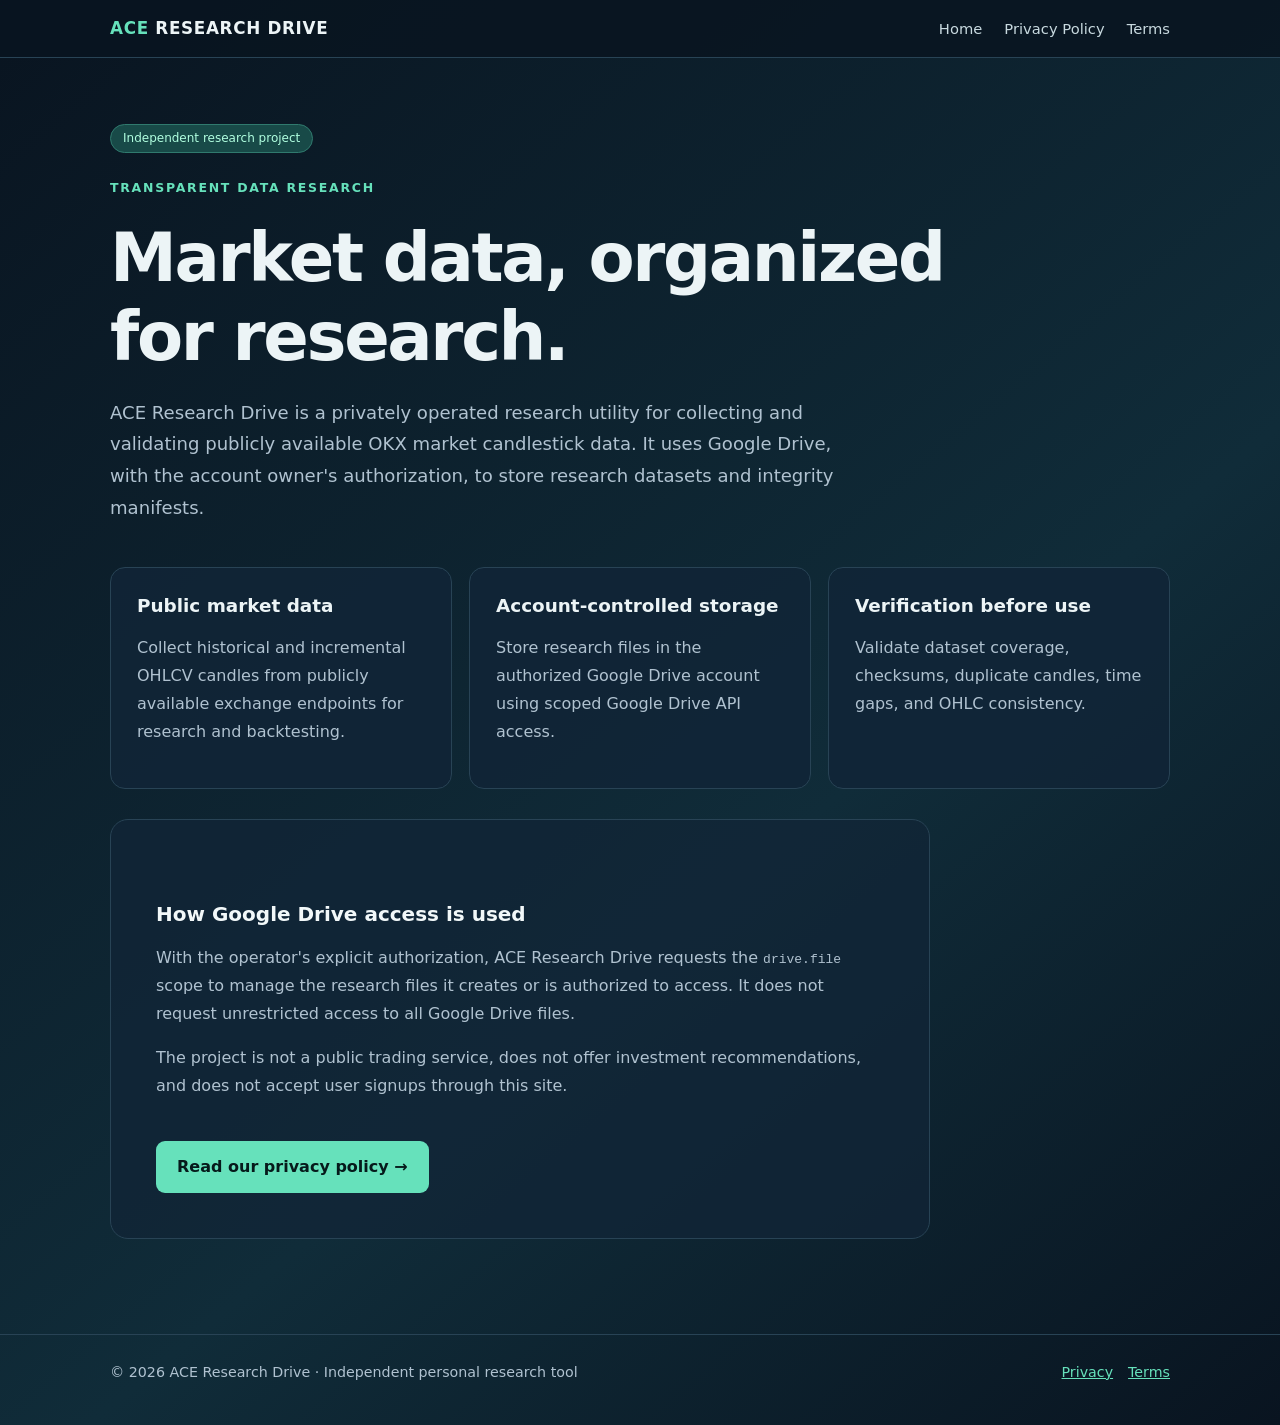
<file: index.html>
<!doctype html><html lang="en"><head><meta charset="utf-8"><meta name="viewport" content="width=device-width, initial-scale=1"><meta name="robots" content="index,follow"><title>ACE Research Drive — Independent Market Data Research</title><meta name="description" content="Information about ACE Research Drive, an independent tool for researching public market data."><link rel="stylesheet" href="style.css"></head><body><header><nav class="wrap"><a class="brand" href="index.html"><span>ACE</span> RESEARCH DRIVE</a><div class="navlinks"><a href="index.html">Home</a><a href="privacy.html">Privacy Policy</a><a href="terms.html">Terms</a></div></nav></header><main class="wrap"><span class="pill">Independent research project</span><div class="eyebrow" style="margin-top:24px">Transparent data research</div><h1>Market data, organized for research.</h1><p class="lead">ACE Research Drive is a privately operated research utility for collecting and validating publicly available OKX market candlestick data. It uses Google Drive, with the account owner's authorization, to store research datasets and integrity manifests.</p><div class="grid"><section class="card"><h2>Public market data</h2><p>Collect historical and incremental OHLCV candles from publicly available exchange endpoints for research and backtesting.</p></section><section class="card"><h2>Account-controlled storage</h2><p>Store research files in the authorized Google Drive account using scoped Google Drive API access.</p></section><section class="card"><h2>Verification before use</h2><p>Validate dataset coverage, checksums, duplicate candles, time gaps, and OHLC consistency.</p></section></div><section class="content"><h2>How Google Drive access is used</h2><p>With the operator's explicit authorization, ACE Research Drive requests the <code>drive.file</code> scope to manage the research files it creates or is authorized to access. It does not request unrestricted access to all Google Drive files.</p><p>The project is not a public trading service, does not offer investment recommendations, and does not accept user signups through this site.</p><a class="btn" href="privacy.html">Read our privacy policy →</a></section></main><footer><div class="wrap"><span>© 2026 ACE Research Drive · Independent personal research tool</span><div><a href="privacy.html">Privacy</a><a href="terms.html">Terms</a></div></div></footer></body></html>
</file>
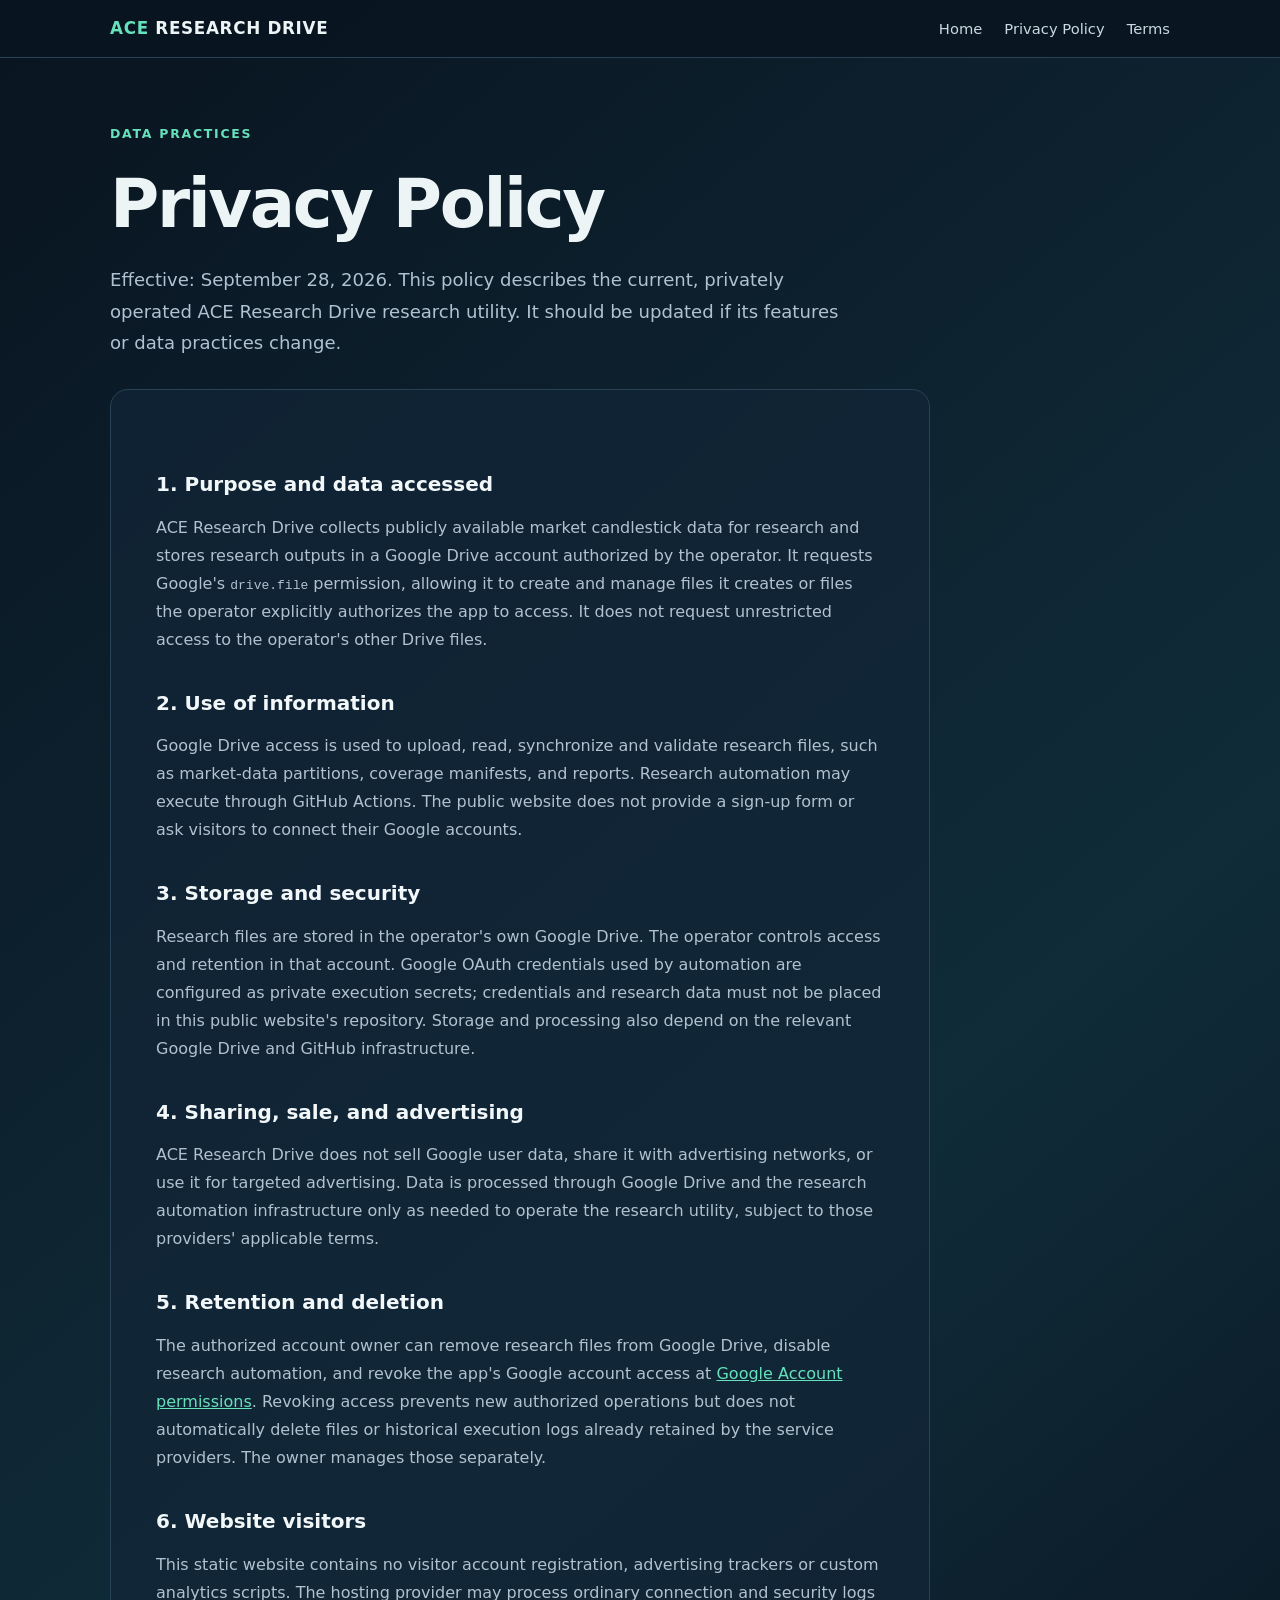
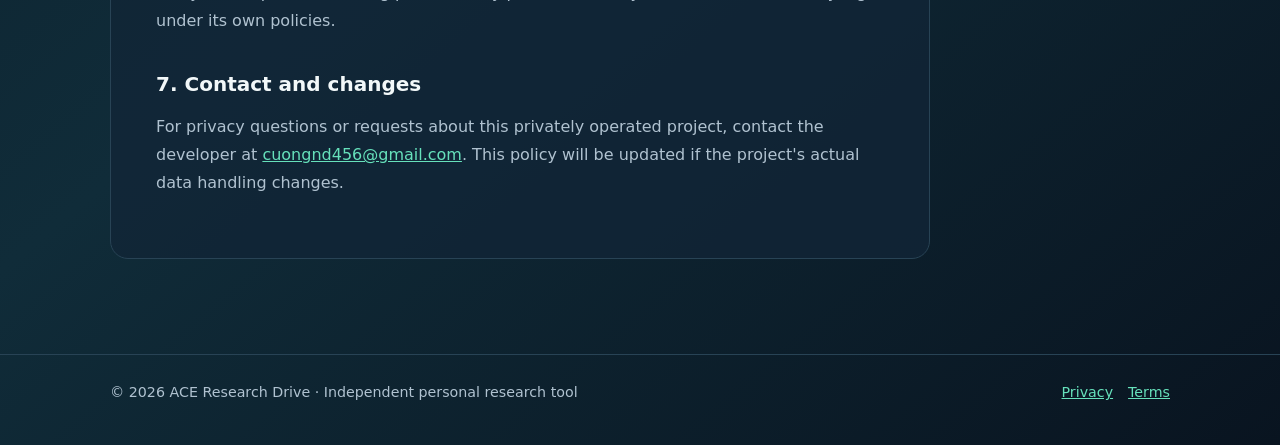
<file: privacy.html>
<!doctype html><html lang="en"><head><meta charset="utf-8"><meta name="viewport" content="width=device-width, initial-scale=1"><meta name="robots" content="index,follow"><title>Privacy Policy — ACE Research Drive</title><meta name="description" content="Privacy policy describing ACE Research Drive use of Google Drive account data."><link rel="stylesheet" href="style.css"></head><body><header><nav class="wrap"><a class="brand" href="index.html"><span>ACE</span> RESEARCH DRIVE</a><div class="navlinks"><a href="index.html">Home</a><a href="privacy.html">Privacy Policy</a><a href="terms.html">Terms</a></div></nav></header><main class="wrap"><div class="eyebrow">Data practices</div><h1>Privacy Policy</h1><p class="lead">Effective: September 28, 2026. This policy describes the current, privately operated ACE Research Drive research utility. It should be updated if its features or data practices change.</p><article class="content"><h2>1. Purpose and data accessed</h2><p>ACE Research Drive collects publicly available market candlestick data for research and stores research outputs in a Google Drive account authorized by the operator. It requests Google's <code>drive.file</code> permission, allowing it to create and manage files it creates or files the operator explicitly authorizes the app to access. It does not request unrestricted access to the operator's other Drive files.</p><h2>2. Use of information</h2><p>Google Drive access is used to upload, read, synchronize and validate research files, such as market-data partitions, coverage manifests, and reports. Research automation may execute through GitHub Actions. The public website does not provide a sign-up form or ask visitors to connect their Google accounts.</p><h2>3. Storage and security</h2><p>Research files are stored in the operator's own Google Drive. The operator controls access and retention in that account. Google OAuth credentials used by automation are configured as private execution secrets; credentials and research data must not be placed in this public website's repository. Storage and processing also depend on the relevant Google Drive and GitHub infrastructure.</p><h2>4. Sharing, sale, and advertising</h2><p>ACE Research Drive does not sell Google user data, share it with advertising networks, or use it for targeted advertising. Data is processed through Google Drive and the research automation infrastructure only as needed to operate the research utility, subject to those providers' applicable terms.</p><h2>5. Retention and deletion</h2><p>The authorized account owner can remove research files from Google Drive, disable research automation, and revoke the app's Google account access at <a href="https://myaccount.google.com/permissions">Google Account permissions</a>. Revoking access prevents new authorized operations but does not automatically delete files or historical execution logs already retained by the service providers. The owner manages those separately.</p><h2>6. Website visitors</h2><p>This static website contains no visitor account registration, advertising trackers or custom analytics scripts. The hosting provider may process ordinary connection and security logs under its own policies.</p><h2>7. Contact and changes</h2><p>For privacy questions or requests about this privately operated project, contact the developer at <a href="mailto:cuongnd456@gmail.com">cuongnd456@gmail.com</a>. This policy will be updated if the project's actual data handling changes.</p></article></main><footer><div class="wrap"><span>© 2026 ACE Research Drive · Independent personal research tool</span><div><a href="privacy.html">Privacy</a><a href="terms.html">Terms</a></div></div></footer></body></html>
</file>
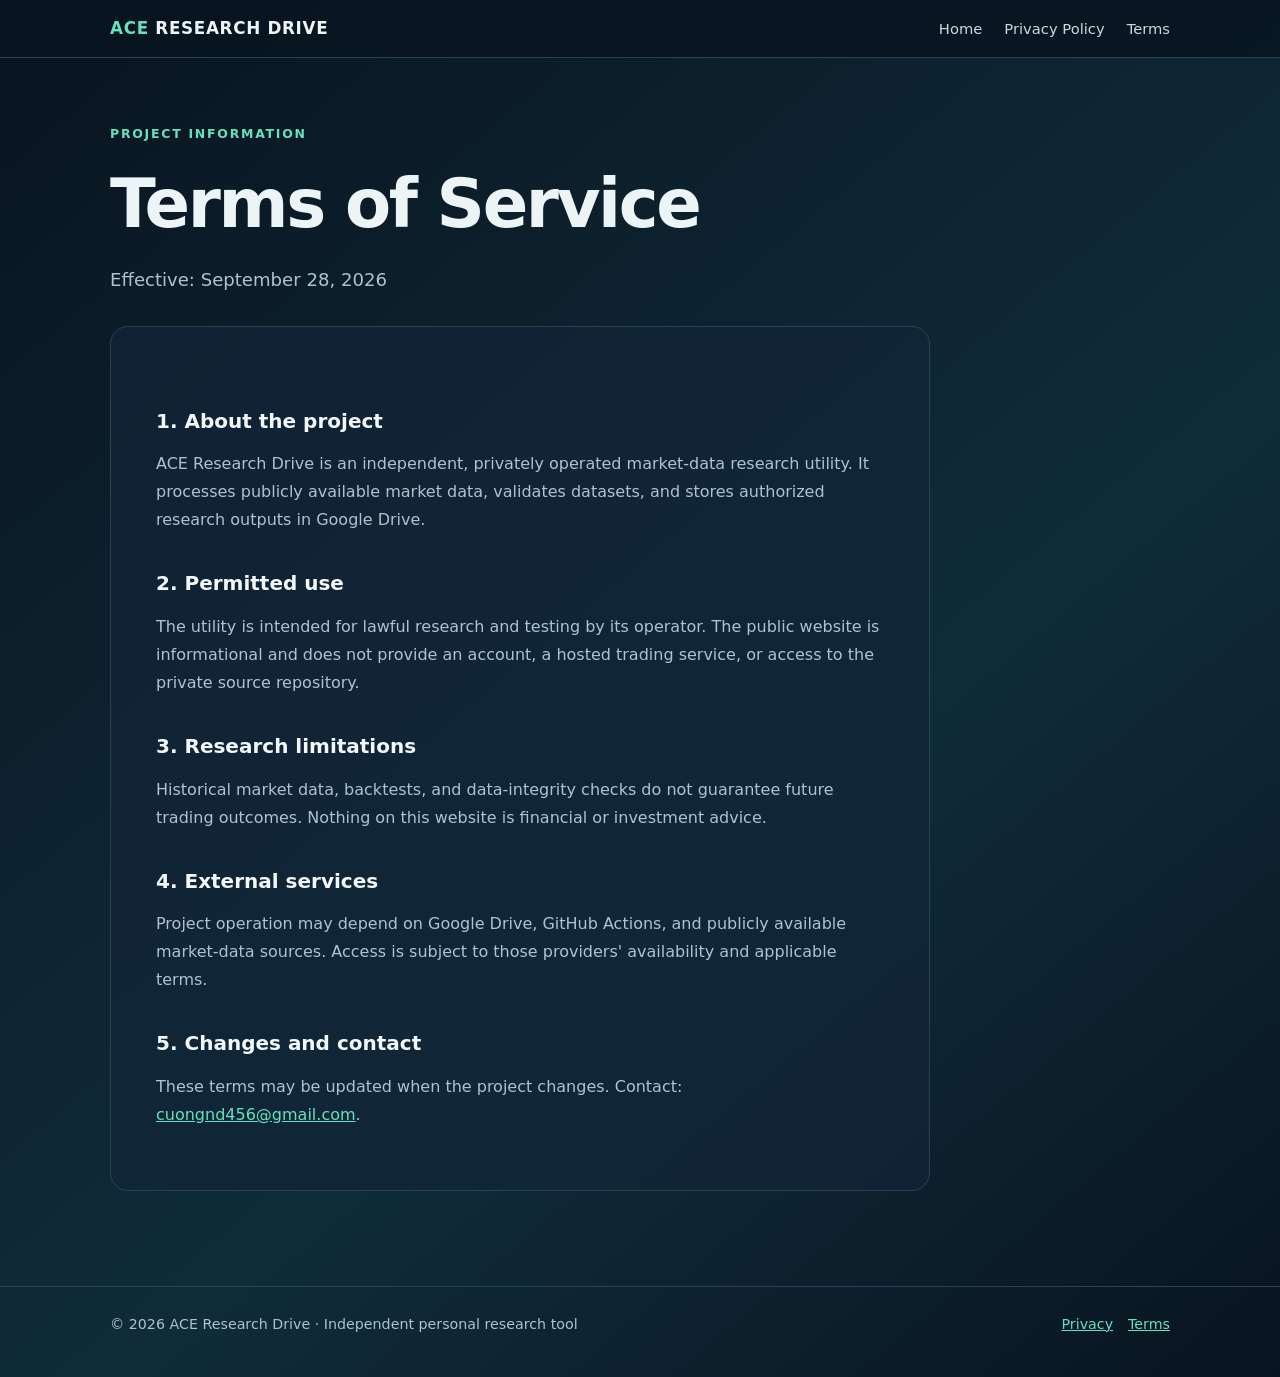
<file: terms.html>
<!doctype html><html lang="en"><head><meta charset="utf-8"><meta name="viewport" content="width=device-width, initial-scale=1"><meta name="robots" content="index,follow"><title>Terms of Service — ACE Research Drive</title><meta name="description" content="Terms for the privately operated ACE Research Drive research utility."><link rel="stylesheet" href="style.css"></head><body><header><nav class="wrap"><a class="brand" href="index.html"><span>ACE</span> RESEARCH DRIVE</a><div class="navlinks"><a href="index.html">Home</a><a href="privacy.html">Privacy Policy</a><a href="terms.html">Terms</a></div></nav></header><main class="wrap"><div class="eyebrow">Project information</div><h1>Terms of Service</h1><p class="lead">Effective: September 28, 2026</p><article class="content"><h2>1. About the project</h2><p>ACE Research Drive is an independent, privately operated market-data research utility. It processes publicly available market data, validates datasets, and stores authorized research outputs in Google Drive.</p><h2>2. Permitted use</h2><p>The utility is intended for lawful research and testing by its operator. The public website is informational and does not provide an account, a hosted trading service, or access to the private source repository.</p><h2>3. Research limitations</h2><p>Historical market data, backtests, and data-integrity checks do not guarantee future trading outcomes. Nothing on this website is financial or investment advice.</p><h2>4. External services</h2><p>Project operation may depend on Google Drive, GitHub Actions, and publicly available market-data sources. Access is subject to those providers' availability and applicable terms.</p><h2>5. Changes and contact</h2><p>These terms may be updated when the project changes. Contact: <a href="mailto:cuongnd456@gmail.com">cuongnd456@gmail.com</a>.</p></article></main><footer><div class="wrap"><span>© 2026 ACE Research Drive · Independent personal research tool</span><div><a href="privacy.html">Privacy</a><a href="terms.html">Terms</a></div></div></footer></body></html>
</file>
<file: style.css>
:root {color-scheme:dark; --bg:#091420; --panel:#122438; --ink:#ecf4f6; --muted:#b0c2d0; --teal:#66e1bb; --line:#284355;}
* {box-sizing:border-box}
body {margin:0;background:linear-gradient(140deg,#091420 0%,#102c39 60%,#091420 100%);font-family:system-ui,-apple-system,Segoe UI,sans-serif;color:var(--ink);line-height:1.75;min-height:100vh}
a {color:var(--teal)}
.wrap {width:min(1060px,90%);margin:auto}
header {border-bottom:1px solid var(--line);background:#091420d9}
nav {display:flex;align-items:center;gap:20px;justify-content:space-between;flex-wrap:wrap;padding:14px 0}
.brand {font-weight:800;letter-spacing:.04em;text-decoration:none;color:var(--ink);font-size:1.05rem}
.brand span{color:var(--teal)}
.navlinks {display:flex;gap:22px;flex-wrap:wrap}
.navlinks a {font-size:.92rem;text-decoration:none;color:#c8d9df}
.navlinks a:hover{color:var(--teal)}
main {padding:65px 0 95px}
.eyebrow {color:var(--teal);text-transform:uppercase;letter-spacing:.14em;font-size:.78rem;font-weight:700}
h1 {font-size:clamp(2.1rem,6vw,4.2rem);line-height:1.17;margin:.3em 0;letter-spacing:-.035em;max-width:850px}
h2 {line-height:1.3;font-size:1.5rem;margin-top:1.8em}
p,li {color:var(--muted)}
.lead {font-size:1.13rem;max-width:750px}
.pill {display:inline-block;border:1px solid #307a6e;background:#184a48;color:#b1ffe0;border-radius:99px;font-size:.75rem;padding:3px 12px}
.grid {display:grid;grid-template-columns:repeat(auto-fit,minmax(240px,1fr));gap:17px;margin-top:44px}
.card {padding:26px;border:1px solid var(--line);border-radius:15px;background:#112537db;min-height:210px}
.card h2 {margin-top:0;font-size:1.15rem;color:var(--ink)}
.content {max-width:820px;background:#112537c5;border:1px solid var(--line);border-radius:18px;padding:clamp(22px,4vw,45px);margin-top:30px}
.content h2 {font-size:1.25rem;color:#f2f8f9}
.btn {display:inline-block;background:var(--teal);color:#061a1b;text-decoration:none;font-weight:700;border-radius:9px;padding:12px 21px;margin-top:25px}
footer {border-top:1px solid var(--line);padding:25px 0 40px;color:var(--muted);font-size:.89rem}
footer .wrap {display:flex;justify-content:space-between;gap:16px;flex-wrap:wrap}
footer a {margin-left:15px}
@media(max-width:480px){nav {align-items:flex-start}.navlinks{gap:12px}}
</file>
